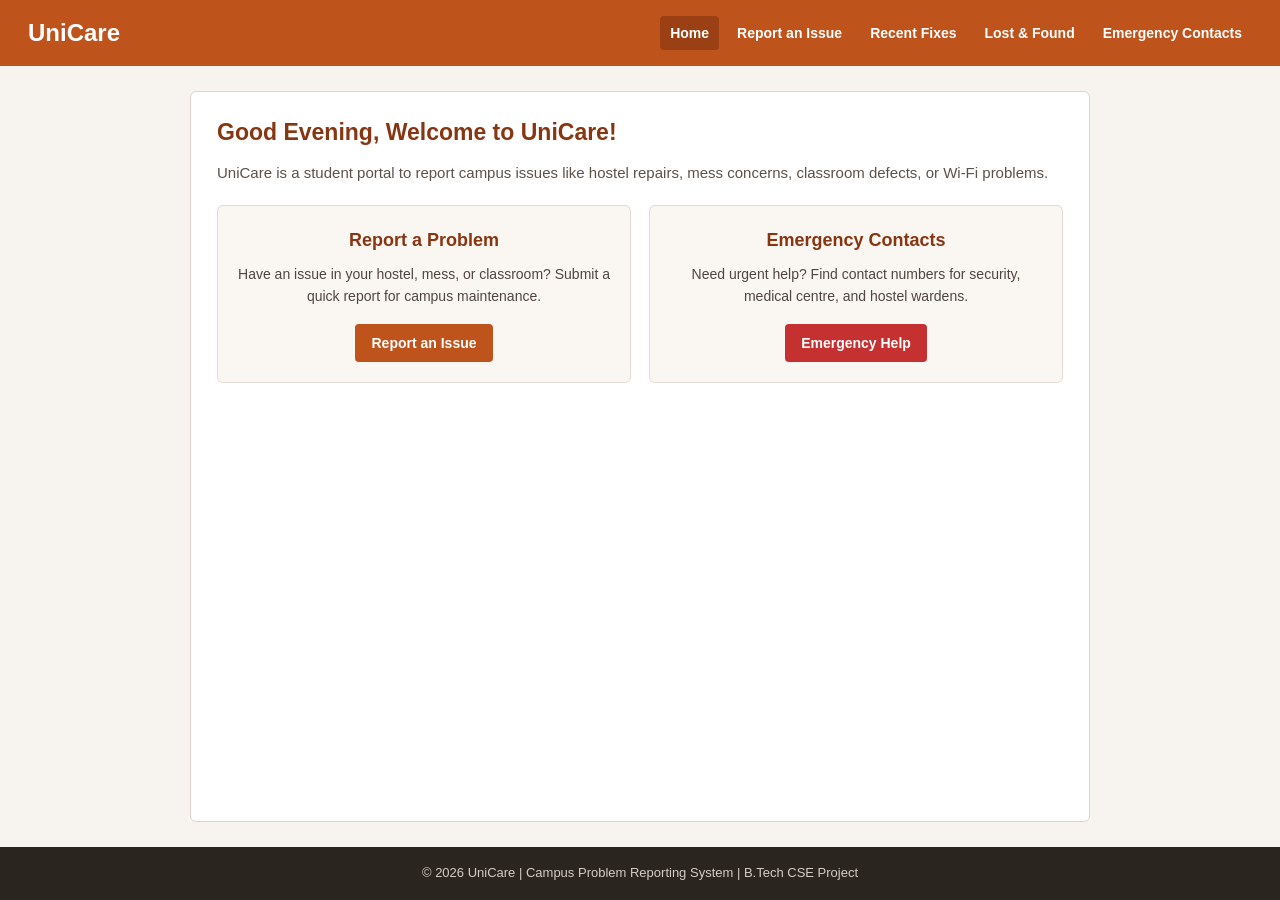
<file: index.html>
<!DOCTYPE html>
<html lang="en">
<head>
    <meta charset="UTF-8">
    <meta name="viewport" content="width=device-width, initial-scale=1.0">
    <title>UniCare - Campus Problem Reporting System</title>
    <link rel="stylesheet" href="style.css">
</head>
<body>

    <header>
        <div class="logo">
            <h1>UniCare</h1>
        </div>
        <nav>
            <a href="index.html" class="active">Home</a>
            <a href="report.html">Report an Issue</a>
            <a href="resolved.html">Recent Fixes</a>
            <a href="lost-found.html">Lost & Found</a>
            <a href="emergency.html">Emergency Contacts</a>
        </nav>
    </header>

    <main>
        <h2 id="dynamic-greeting"></h2>
        <p class="intro-text">
            UniCare is a student portal to report campus issues like hostel repairs, mess concerns, classroom defects, or Wi-Fi problems.
        </p>

        <section class="cards-container">
            <div class="card">
                <h3>Report a Problem</h3>
                <p>Have an issue in your hostel, mess, or classroom? Submit a quick report for campus maintenance.</p>
                <a href="report.html" class="btn">Report an Issue</a>
            </div>

            <div class="card">
                <h3>Emergency Contacts</h3>
                <p>Need urgent help? Find contact numbers for security, medical centre, and hostel wardens.</p>
                <a href="emergency.html" class="btn btn-emergency">Emergency Help</a>
            </div>
        </section>
    </main>

    <footer>
        <p>&copy; 2026 UniCare | Campus Problem Reporting System | B.Tech CSE Project</p>
    </footer>

    <script src="script.js"></script>
</body>
</html>
</file>
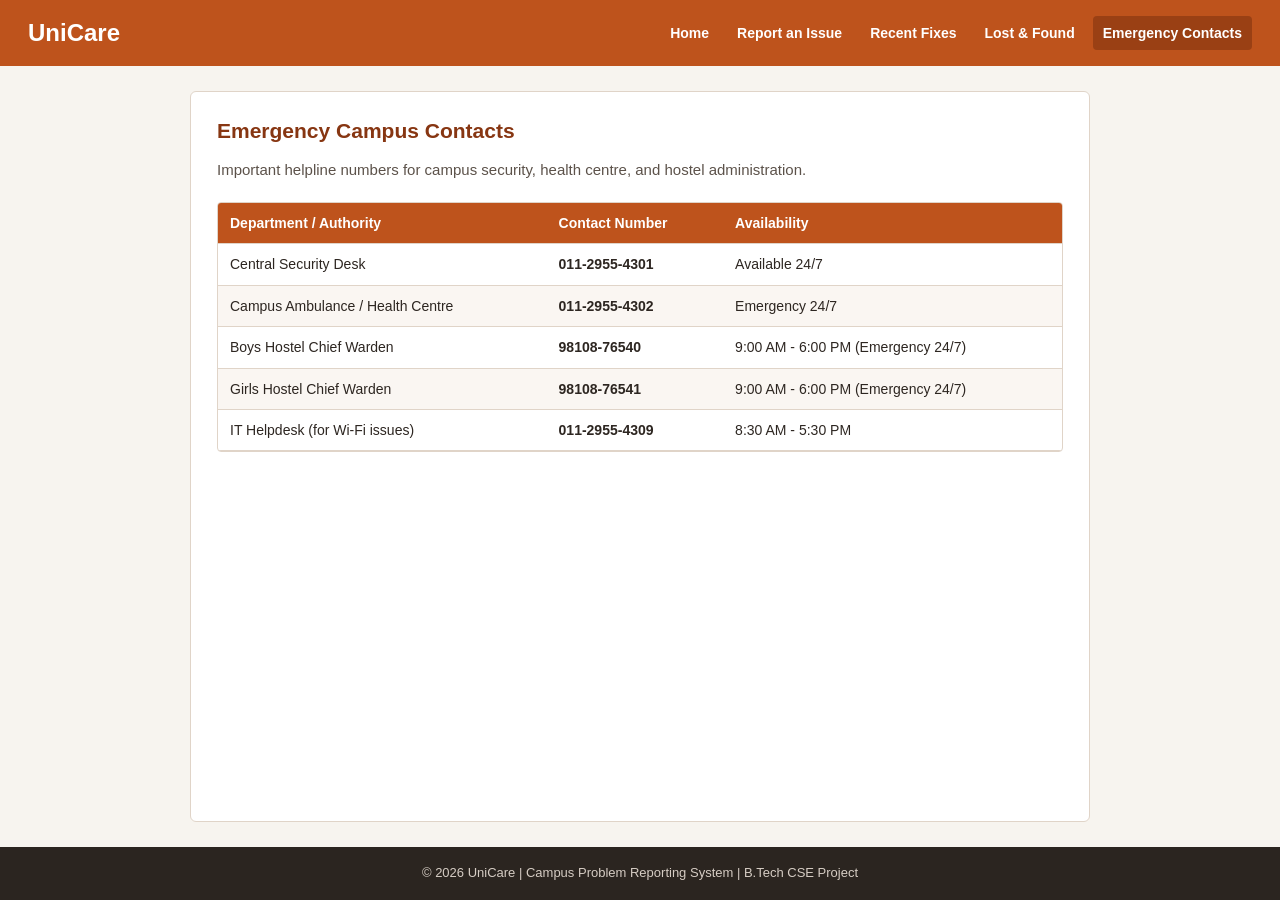
<file: emergency.html>
<!DOCTYPE html>
<html lang="en">
<head>
    <meta charset="UTF-8">
    <meta name="viewport" content="width=device-width, initial-scale=1.0">
    <title>Emergency Contacts - UniCare</title>
    <link rel="stylesheet" href="style.css">
</head>
<body>

    <header>
        <div class="logo">
            <h1>UniCare</h1>
        </div>
        <nav>
            <a href="index.html">Home</a>
            <a href="report.html">Report an Issue</a>
            <a href="resolved.html">Recent Fixes</a>
            <a href="lost-found.html">Lost & Found</a>
            <a href="emergency.html" class="active">Emergency Contacts</a>
        </nav>
    </header>

    <main>
        <h2>Emergency Campus Contacts</h2>
        <p class="intro-text">Important helpline numbers for campus security, health centre, and hostel administration.</p>

        <div class="table-container">
            <table class="contacts-table">
                <thead>
                    <tr>
                        <th>Department / Authority</th>
                        <th>Contact Number</th>
                        <th>Availability</th>
                    </tr>
                </thead>
                <tbody>
                    <tr>
                        <td>Central Security Desk</td>
                        <td><strong>011-2955-4301</strong></td>
                        <td>Available 24/7</td>
                    </tr>
                    <tr>
                        <td>Campus Ambulance / Health Centre</td>
                        <td><strong>011-2955-4302</strong></td>
                        <td>Emergency 24/7</td>
                    </tr>
                    <tr>
                        <td>Boys Hostel Chief Warden</td>
                        <td><strong>98108-76540</strong></td>
                        <td>9:00 AM - 6:00 PM (Emergency 24/7)</td>
                    </tr>
                    <tr>
                        <td>Girls Hostel Chief Warden</td>
                        <td><strong>98108-76541</strong></td>
                        <td>9:00 AM - 6:00 PM (Emergency 24/7)</td>
                    </tr>
                    <tr>
                        <td>IT Helpdesk (for Wi-Fi issues)</td>
                        <td><strong>011-2955-4309</strong></td>
                        <td>8:30 AM - 5:30 PM</td>
                    </tr>
                </tbody>
            </table>
        </div>
    </main>

    <footer>
        <p>&copy; 2026 UniCare | Campus Problem Reporting System | B.Tech CSE Project</p>
    </footer>

    <script src="script.js"></script>
</body>
</html>
</file>
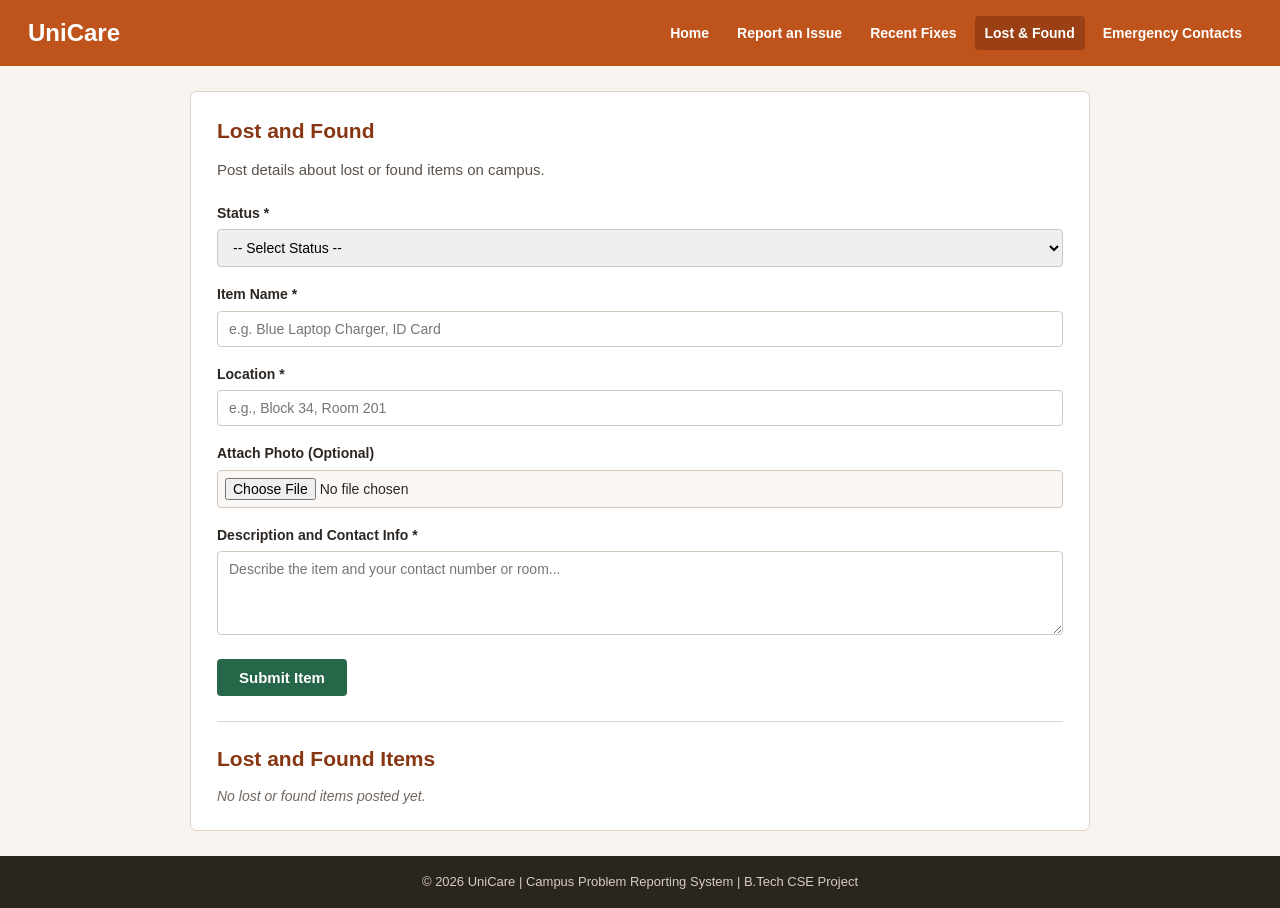
<file: lost-found.html>
<!DOCTYPE html>
<html lang="en">
<head>
    <meta charset="UTF-8">
    <meta name="viewport" content="width=device-width, initial-scale=1.0">
    <title>Lost & Found - UniCare</title>
    <link rel="stylesheet" href="style.css">
</head>
<body>

    <header>
        <div class="logo">
            <h1>UniCare</h1>
        </div>
        <nav>
            <a href="index.html">Home</a>
            <a href="report.html">Report an Issue</a>
            <a href="resolved.html">Recent Fixes</a>
            <a href="lost-found.html" class="active">Lost & Found</a>
            <a href="emergency.html">Emergency Contacts</a>
        </nav>
    </header>

    <main>
        <h2>Lost and Found</h2>
        <p class="intro-text">Post details about lost or found items on campus.</p>

        <form id="lost-found-form">
            <div class="form-group">
                <label for="itemStatus">Status *</label>
                <select id="itemStatus" required>
                    <option value="">-- Select Status --</option>
                    <option value="Lost">Lost</option>
                    <option value="Found">Found</option>
                </select>
            </div>

            <div class="form-group">
                <label for="itemName">Item Name *</label>
                <input type="text" id="itemName" placeholder="e.g. Blue Laptop Charger, ID Card" required>
            </div>

            <div class="form-group">
                <label for="itemLocation">Location *</label>
                <input type="text" id="itemLocation" placeholder="e.g., Block 34, Room 201" required>
            </div>

            <div class="form-group">
                <label for="itemImage">Attach Photo (Optional)</label>
                <input type="file" id="itemImage" accept="image/*">
            </div>

            <div class="form-group">
                <label for="itemDescription">Description and Contact Info *</label>
                <textarea id="itemDescription" rows="4" placeholder="Describe the item and your contact number or room..." required></textarea>
            </div>

            <button type="submit" class="btn btn-submit">Submit Item</button>
        </form>

        <hr class="divider">

        <h2>Lost and Found Items</h2>
        <div id="lost-found-list"></div>
    </main>

    <footer>
        <p>&copy; 2026 UniCare | Campus Problem Reporting System | B.Tech CSE Project</p>
    </footer>

    <script src="script.js"></script>
</body>
</html>
</file>
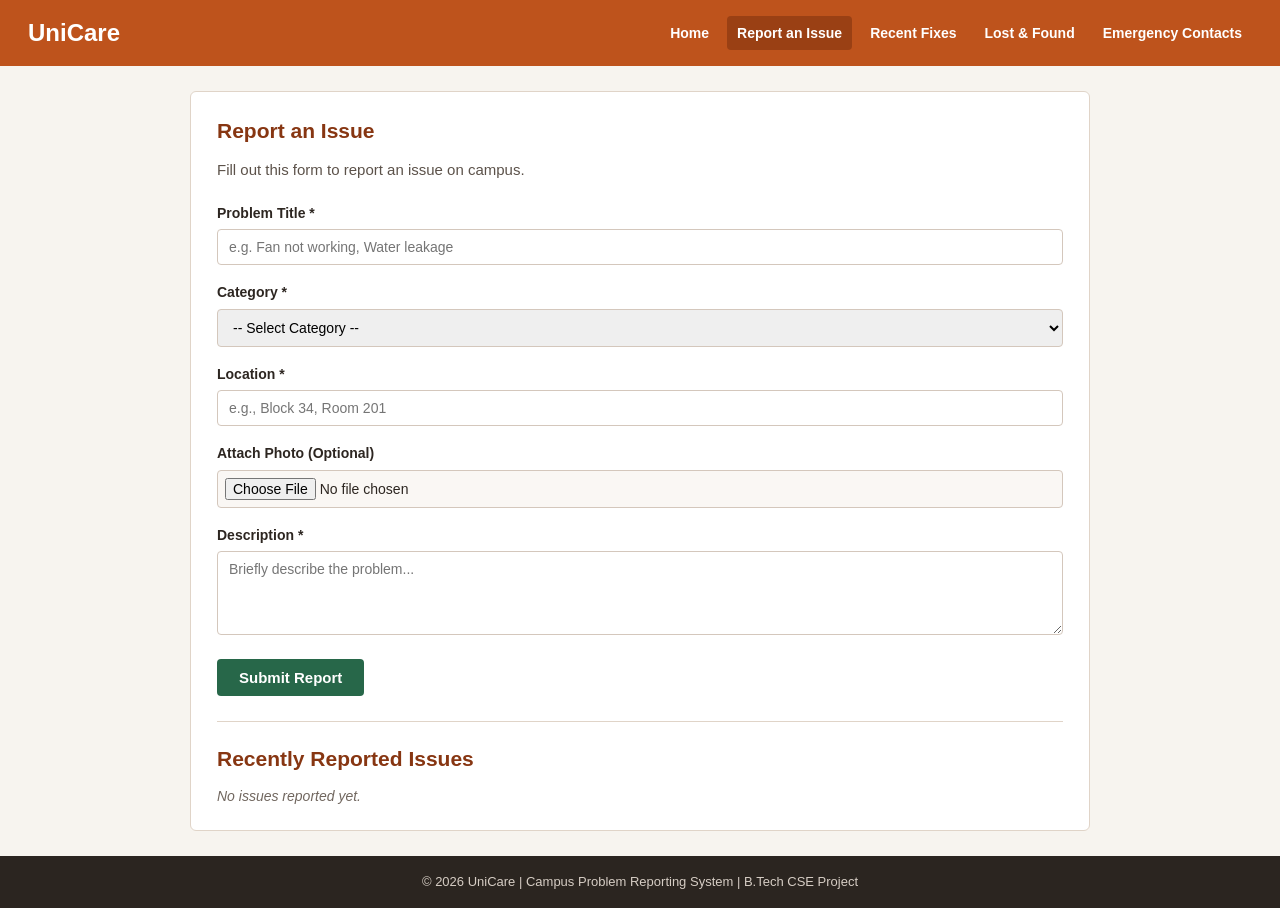
<file: report.html>
<!DOCTYPE html>
<html lang="en">
<head>
    <meta charset="UTF-8">
    <meta name="viewport" content="width=device-width, initial-scale=1.0">
    <title>Report an Issue - UniCare</title>
    <link rel="stylesheet" href="style.css">
</head>
<body>

    <header>
        <div class="logo">
            <h1>UniCare</h1>
        </div>
        <nav>
            <a href="index.html">Home</a>
            <a href="report.html" class="active">Report an Issue</a>
            <a href="resolved.html">Recent Fixes</a>
            <a href="lost-found.html">Lost & Found</a>
            <a href="emergency.html">Emergency Contacts</a>
        </nav>
    </header>

    <main>
        <h2>Report an Issue</h2>
        <p class="intro-text">Fill out this form to report an issue on campus.</p>

        <form id="report-form">
            <div class="form-group">
                <label for="title">Problem Title *</label>
                <input type="text" id="title" placeholder="e.g. Fan not working, Water leakage" required>
            </div>

            <div class="form-group">
                <label for="category">Category *</label>
                <select id="category" required>
                    <option value="">-- Select Category --</option>
                    <option value="Hostel">Hostel</option>
                    <option value="Mess">Mess</option>
                    <option value="Classroom">Classroom</option>
                    <option value="WiFi">WiFi</option>
                    <option value="Others">Others</option>
                </select>
            </div>

            <div class="form-group">
                <label for="location">Location *</label>
                <input type="text" id="location" placeholder="e.g., Block 34, Room 201" required>
            </div>

            <div class="form-group">
                <label for="image">Attach Photo (Optional)</label>
                <input type="file" id="image" accept="image/*">
            </div>

            <div class="form-group">
                <label for="description">Description *</label>
                <textarea id="description" rows="4" placeholder="Briefly describe the problem..." required></textarea>
            </div>

            <button type="submit" class="btn btn-submit">Submit Report</button>
        </form>

        <hr class="divider">

        <h2>Recently Reported Issues</h2>
        <div id="issue-list"></div>
    </main>

    <footer>
        <p>&copy; 2026 UniCare | Campus Problem Reporting System | B.Tech CSE Project</p>
    </footer>

    <script src="script.js"></script>
</body>
</html>
</file>
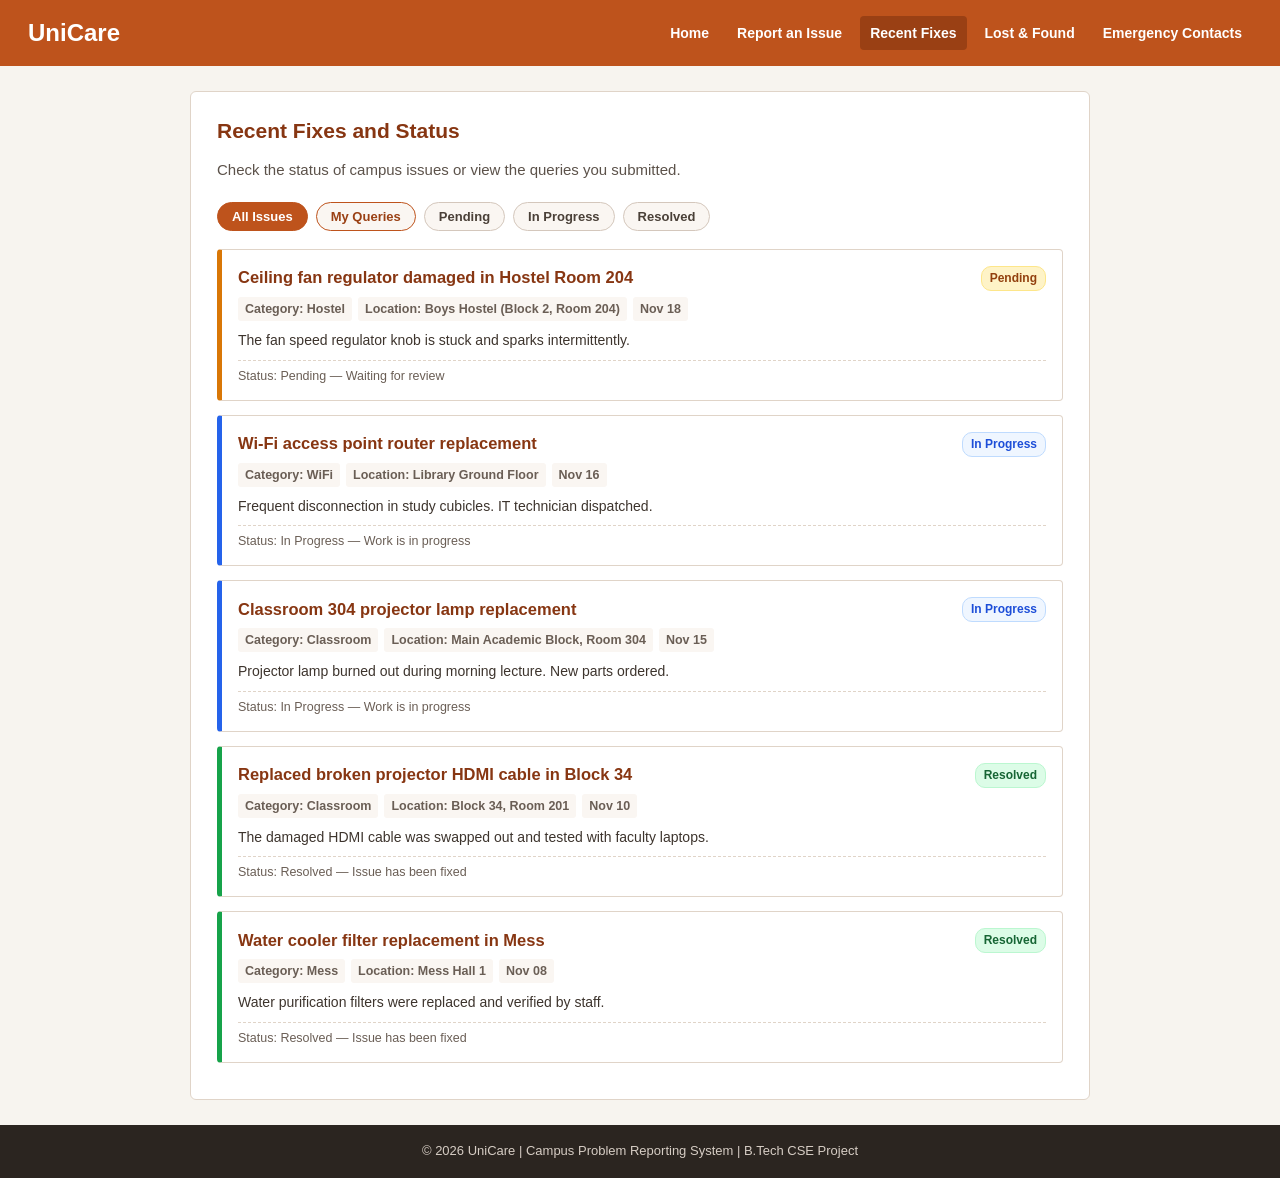
<file: resolved.html>
<!DOCTYPE html>
<html lang="en">
<head>
    <meta charset="UTF-8">
    <meta name="viewport" content="width=device-width, initial-scale=1.0">
    <title>Recent Fixes & Status - UniCare</title>
    <link rel="stylesheet" href="style.css">
</head>
<body>

    <header>
        <div class="logo">
            <h1>UniCare</h1>
        </div>
        <nav>
            <a href="index.html">Home</a>
            <a href="report.html">Report an Issue</a>
            <a href="resolved.html" class="active">Recent Fixes</a>
            <a href="lost-found.html">Lost & Found</a>
            <a href="emergency.html">Emergency Contacts</a>
        </nav>
    </header>

    <main>
        <h2>Recent Fixes and Status</h2>
        <p class="intro-text">Check the status of campus issues or view the queries you submitted.</p>

        <div class="filter-container">
            <button class="filter-btn active" id="filter-all" onclick="filterFixes('all')">All Issues</button>
            <button class="filter-btn my-query-btn" id="filter-my-queries" onclick="filterFixes('my-queries')">My Queries</button>
            <button class="filter-btn" id="filter-pending" onclick="filterFixes('Pending')">Pending</button>
            <button class="filter-btn" id="filter-progress" onclick="filterFixes('In Progress')">In Progress</button>
            <button class="filter-btn" id="filter-resolved" onclick="filterFixes('Resolved')">Resolved</button>
        </div>

        <div id="fixes-list"></div>
    </main>

    <footer>
        <p>&copy; 2026 UniCare | Campus Problem Reporting System | B.Tech CSE Project</p>
    </footer>

    <script src="script.js"></script>
</body>
</html>
</file>
<file: style.css>
* {
    margin: 0;
    padding: 0;
    box-sizing: border-box;
    font-family: Arial, sans-serif;
}

body {
    background-color: #f7f4ef;
    color: #2d2621;
    line-height: 1.6;
    display: flex;
    flex-direction: column;
    min-height: 100vh;
}

/* Header & Nav */
header {
    background-color: #be531c;
    color: #fff;
    padding: 14px 28px;
    display: flex;
    justify-content: space-between;
    align-items: center;
    flex-wrap: wrap;
    gap: 12px;
}

.logo h1 {
    font-size: 24px;
}

nav {
    display: flex;
    flex-wrap: wrap;
    gap: 8px;
}

nav a {
    color: #fff;
    text-decoration: none;
    font-size: 14px;
    font-weight: bold;
    padding: 6px 10px;
    border-radius: 4px;
}

nav a:hover,
nav a.active {
    background-color: #9a4014;
}

/* Main Container */
main {
    max-width: 900px;
    width: 92%;
    margin: 25px auto;
    padding: 22px 26px;
    background-color: #fff;
    border: 1px solid #e0d4c8;
    border-radius: 6px;
    flex: 1;
}

h2, #dynamic-greeting {
    color: #873612;
    margin-bottom: 10px;
}

h2 { font-size: 21px; }
#dynamic-greeting { font-size: 23px; }

.intro-text {
    font-size: 15px;
    color: #5c524a;
    margin-bottom: 20px;
}

/* Home Action Cards */
.cards-container {
    display: flex;
    gap: 18px;
}

.card {
    flex: 1;
    background-color: #faf6f2;
    border: 1px solid #e5dad0;
    border-radius: 6px;
    padding: 20px;
    text-align: center;
}

.card h3 {
    color: #873612;
    margin-bottom: 8px;
    font-size: 18px;
}

.card p {
    font-size: 14px;
    color: #4f4640;
    margin-bottom: 16px;
}

/* Buttons */
.btn {
    display: inline-block;
    background-color: #be531c;
    color: #fff;
    padding: 8px 16px;
    text-decoration: none;
    border-radius: 4px;
    font-weight: bold;
    font-size: 14px;
    border: none;
    cursor: pointer;
}

.btn:hover { background-color: #9a4014; }
.btn-emergency { background-color: #c53030; }
.btn-emergency:hover { background-color: #9b2c2c; }
.btn-submit { background-color: #276749; padding: 10px 22px; font-size: 15px; }
.btn-submit:hover { background-color: #1e4e37; }

/* Forms */
.form-group {
    margin-bottom: 16px;
}

.form-group label {
    display: block;
    margin-bottom: 5px;
    font-weight: bold;
    font-size: 14px;
}

.form-group input,
.form-group select,
.form-group textarea {
    width: 100%;
    padding: 9px 11px;
    border: 1px solid #d4c7bc;
    border-radius: 4px;
    font-size: 14px;
    font-family: inherit;
    outline: none;
}

.form-group input[type="file"] {
    background-color: #faf7f4;
    padding: 7px;
}

.form-group input:focus,
.form-group select:focus,
.form-group textarea:focus {
    border-color: #be531c;
}

.divider {
    margin: 25px 0 20px;
    border: 0;
    border-top: 1px solid #e0d4c8;
}

/* Filters */
.filter-container {
    display: flex;
    flex-wrap: wrap;
    gap: 8px;
    margin-bottom: 18px;
}

.filter-btn {
    background-color: #faf6f2;
    color: #4a4038;
    border: 1px solid #d4c7bc;
    padding: 6px 14px;
    border-radius: 16px;
    font-size: 13px;
    font-weight: bold;
    cursor: pointer;
}

.filter-btn:hover { background-color: #ece3da; }
.filter-btn.active { background-color: #be531c; color: #fff; border-color: #be531c; }
.filter-btn.my-query-btn { border-color: #be531c; color: #9a4014; }
.filter-btn.my-query-btn.active { background-color: #be531c; color: #fff; }

/* Issue & Status Cards */
.issue-card,
.status-card {
    background-color: #fff;
    border: 1px solid #e0d4c8;
    border-left: 5px solid #be531c;
    border-radius: 4px;
    padding: 14px 16px;
    margin-bottom: 14px;
}

.status-pending { border-left-color: #d97706; }
.status-progress { border-left-color: #2563eb; }
.status-resolved { border-left-color: #16a34a; }

.status-header {
    display: flex;
    justify-content: space-between;
    align-items: center;
    flex-wrap: wrap;
    gap: 8px;
    margin-bottom: 6px;
}

.issue-card h3,
.status-card h3 {
    color: #873612;
    font-size: 16.5px;
    word-break: break-word;
}

.issue-meta {
    font-size: 12.5px;
    color: #6a5e55;
    margin-bottom: 8px;
    display: flex;
    flex-wrap: wrap;
    gap: 6px;
}

.issue-meta span {
    background-color: #faf6f2;
    padding: 2px 7px;
    border-radius: 3px;
    font-weight: bold;
}

.issue-card p,
.status-card p {
    font-size: 14px;
    color: #3d342d;
    word-break: break-word;
}

.status-note {
    font-size: 12.5px;
    color: #6a5e55;
    margin-top: 8px;
    padding-top: 5px;
    border-top: 1px dashed #e0d4c8;
}

.card-image {
    max-width: 100%;
    max-height: 220px;
    margin-top: 10px;
    border-radius: 4px;
    border: 1px solid #d4c7bc;
    display: block;
    object-fit: contain;
}

/* Badges */
.badge-pending,
.badge-progress,
.badge-resolved,
.badge-lost,
.badge-found,
.badge-my-query {
    font-size: 12px;
    font-weight: bold;
    padding: 2px 8px;
    border-radius: 10px;
    display: inline-block;
}

.badge-pending { background-color: #fef3c7; color: #92400e; border: 1px solid #fde68a; }
.badge-progress { background-color: #eff6ff; color: #1d4ed8; border: 1px solid #bfdbfe; }
.badge-resolved { background-color: #dcfce7; color: #166534; border: 1px solid #bbf7d0; }
.badge-lost { background-color: #fee2e2; color: #991b1b; border: 1px solid #fecaca; }
.badge-found { background-color: #dcfce7; color: #166534; border: 1px solid #bbf7d0; }
.badge-my-query { background-color: #ffedd5; color: #9a3412; border: 1px solid #fed7aa; font-size: 11px; margin-left: 6px; }

/* Delete Button */
.delete-query-btn {
    background-color: #fee2e2;
    color: #b91c1c;
    border: 1px solid #fca5a5;
    padding: 2px 7px;
    border-radius: 3px;
    font-size: 12px;
    font-weight: bold;
    cursor: pointer;
    margin-left: 6px;
}

.delete-query-btn:hover { background-color: #fecaca; }

.no-issues {
    color: #71675f;
    font-style: italic;
    font-size: 14px;
}

/* Contacts Table */
.table-container {
    width: 100%;
    overflow-x: auto;
    margin-top: 12px;
    border: 1px solid #e0d4c8;
    border-radius: 4px;
}

.contacts-table {
    width: 100%;
    border-collapse: collapse;
    font-size: 14px;
    min-width: 460px;
}

.contacts-table th,
.contacts-table td {
    padding: 9px 12px;
    text-align: left;
    border-bottom: 1px solid #e0d4c8;
}

.contacts-table th {
    background-color: #be531c;
    color: #fff;
}

.contacts-table tbody tr:nth-child(even) { background-color: #faf6f2; }
.contacts-table tbody tr:hover { background-color: #f2e9df; }

/* Footer */
footer {
    text-align: center;
    padding: 16px;
    background-color: #2b2520;
    color: #d6cdc4;
    margin-top: auto;
    font-size: 13px;
}

/* Mobile */
@media (max-width: 768px) {
    header { padding: 12px 16px; flex-direction: column; align-items: flex-start; }
    nav { width: 100%; gap: 6px; }
    main { width: 95%; margin: 15px auto; padding: 16px; }
    .cards-container { flex-direction: column; gap: 12px; }
    .btn-submit { width: 100%; }
}
</file>
